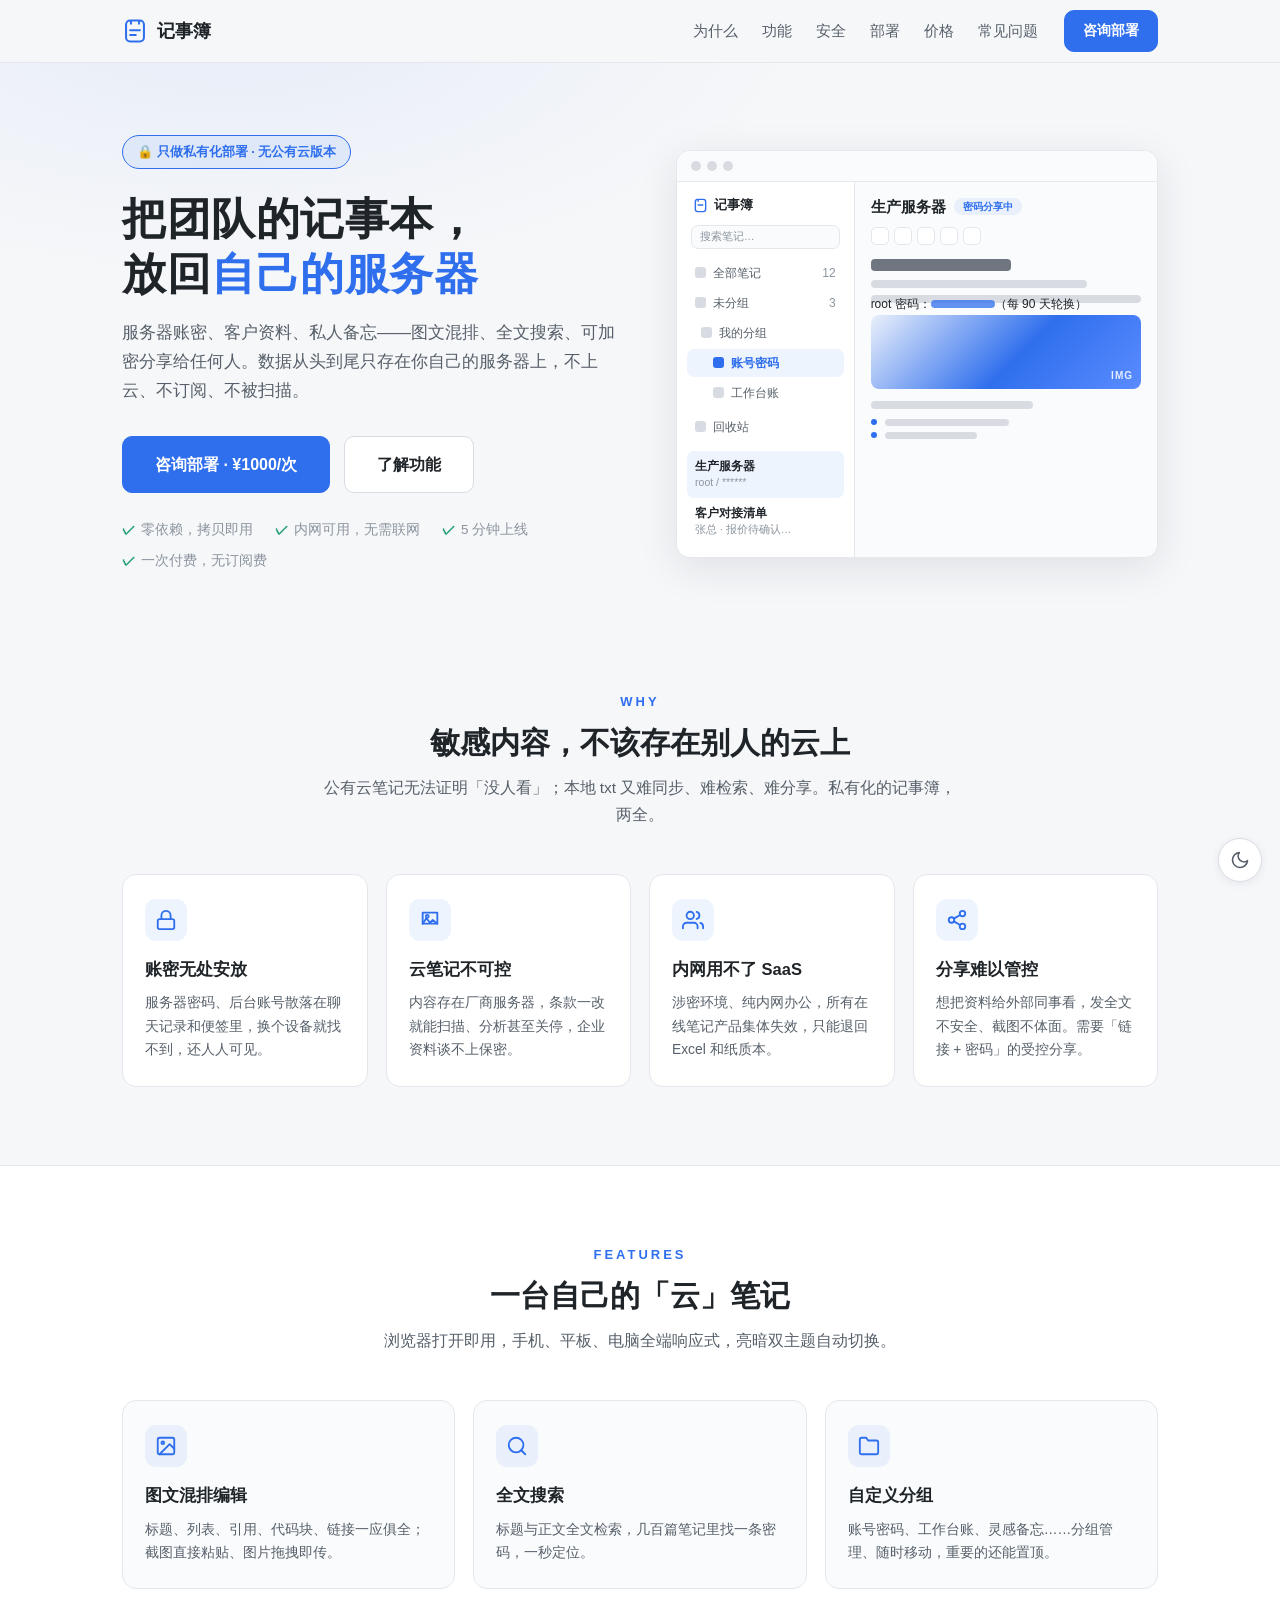
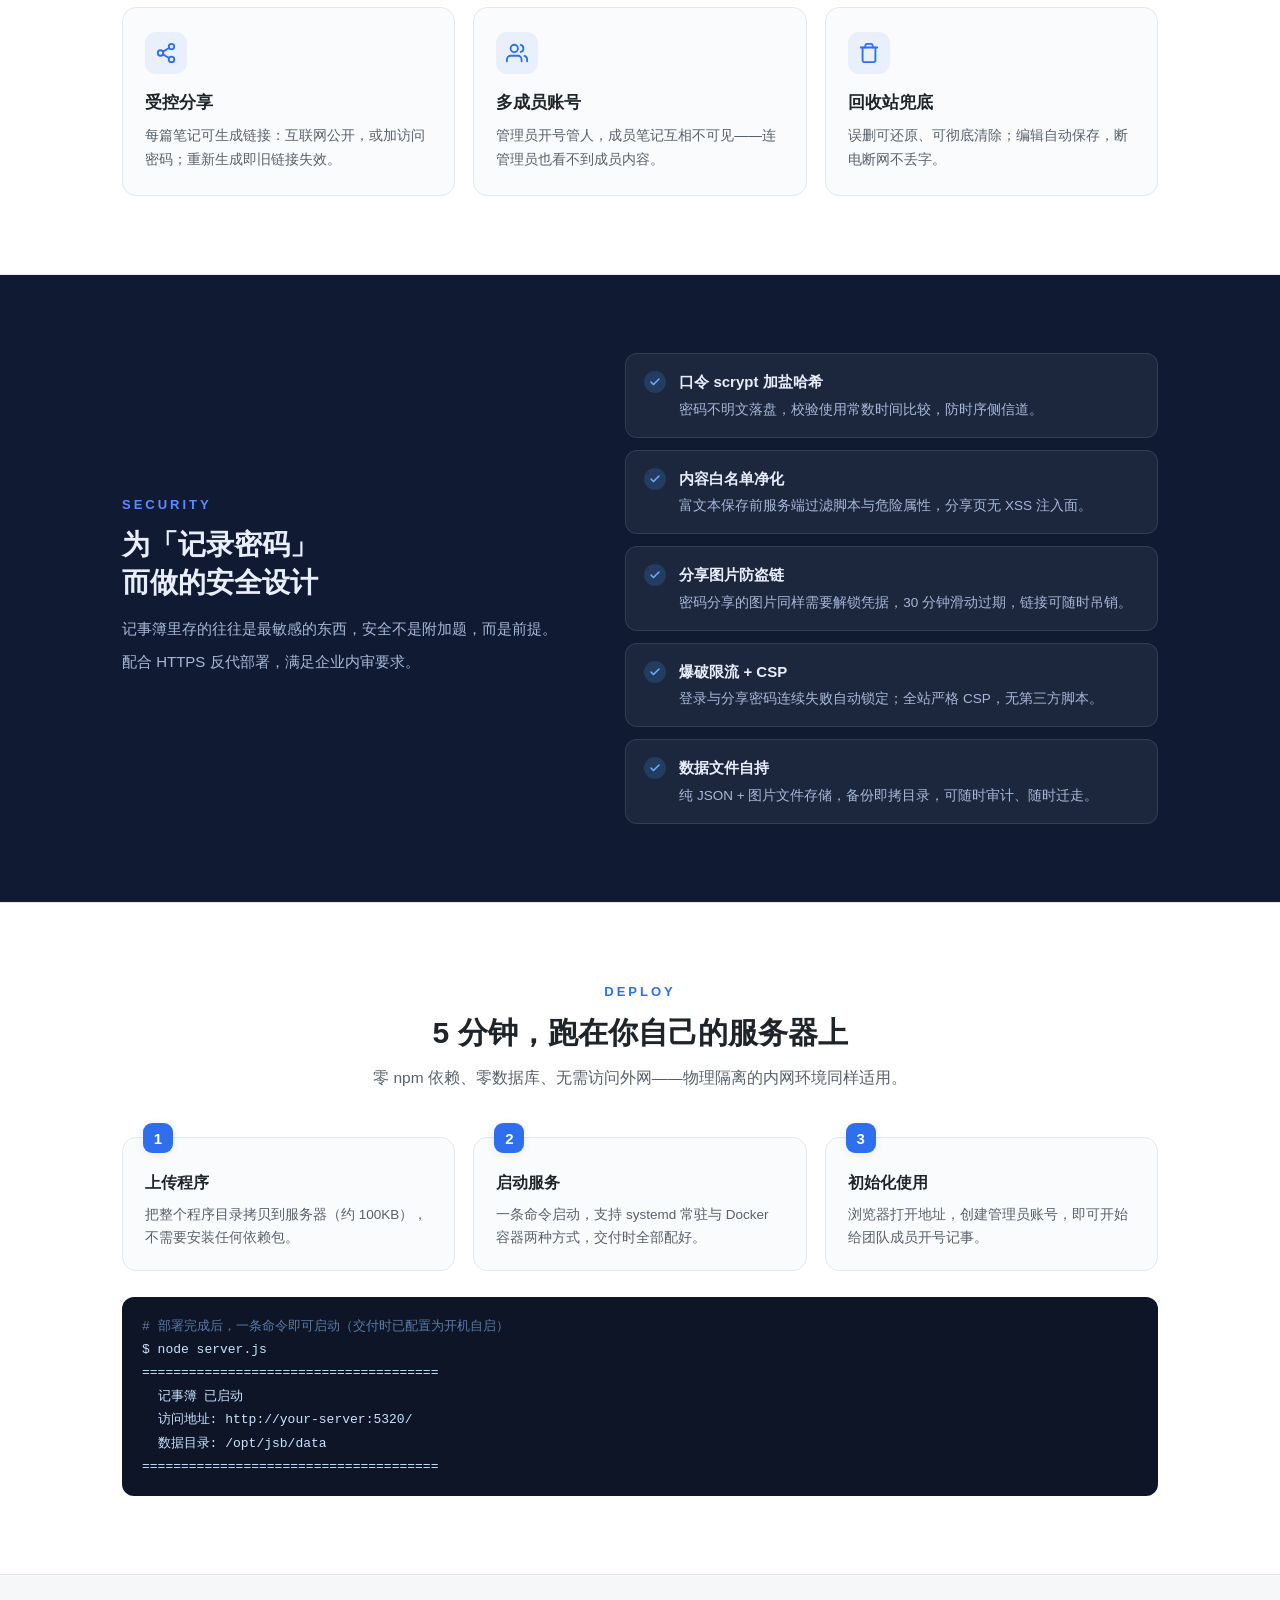
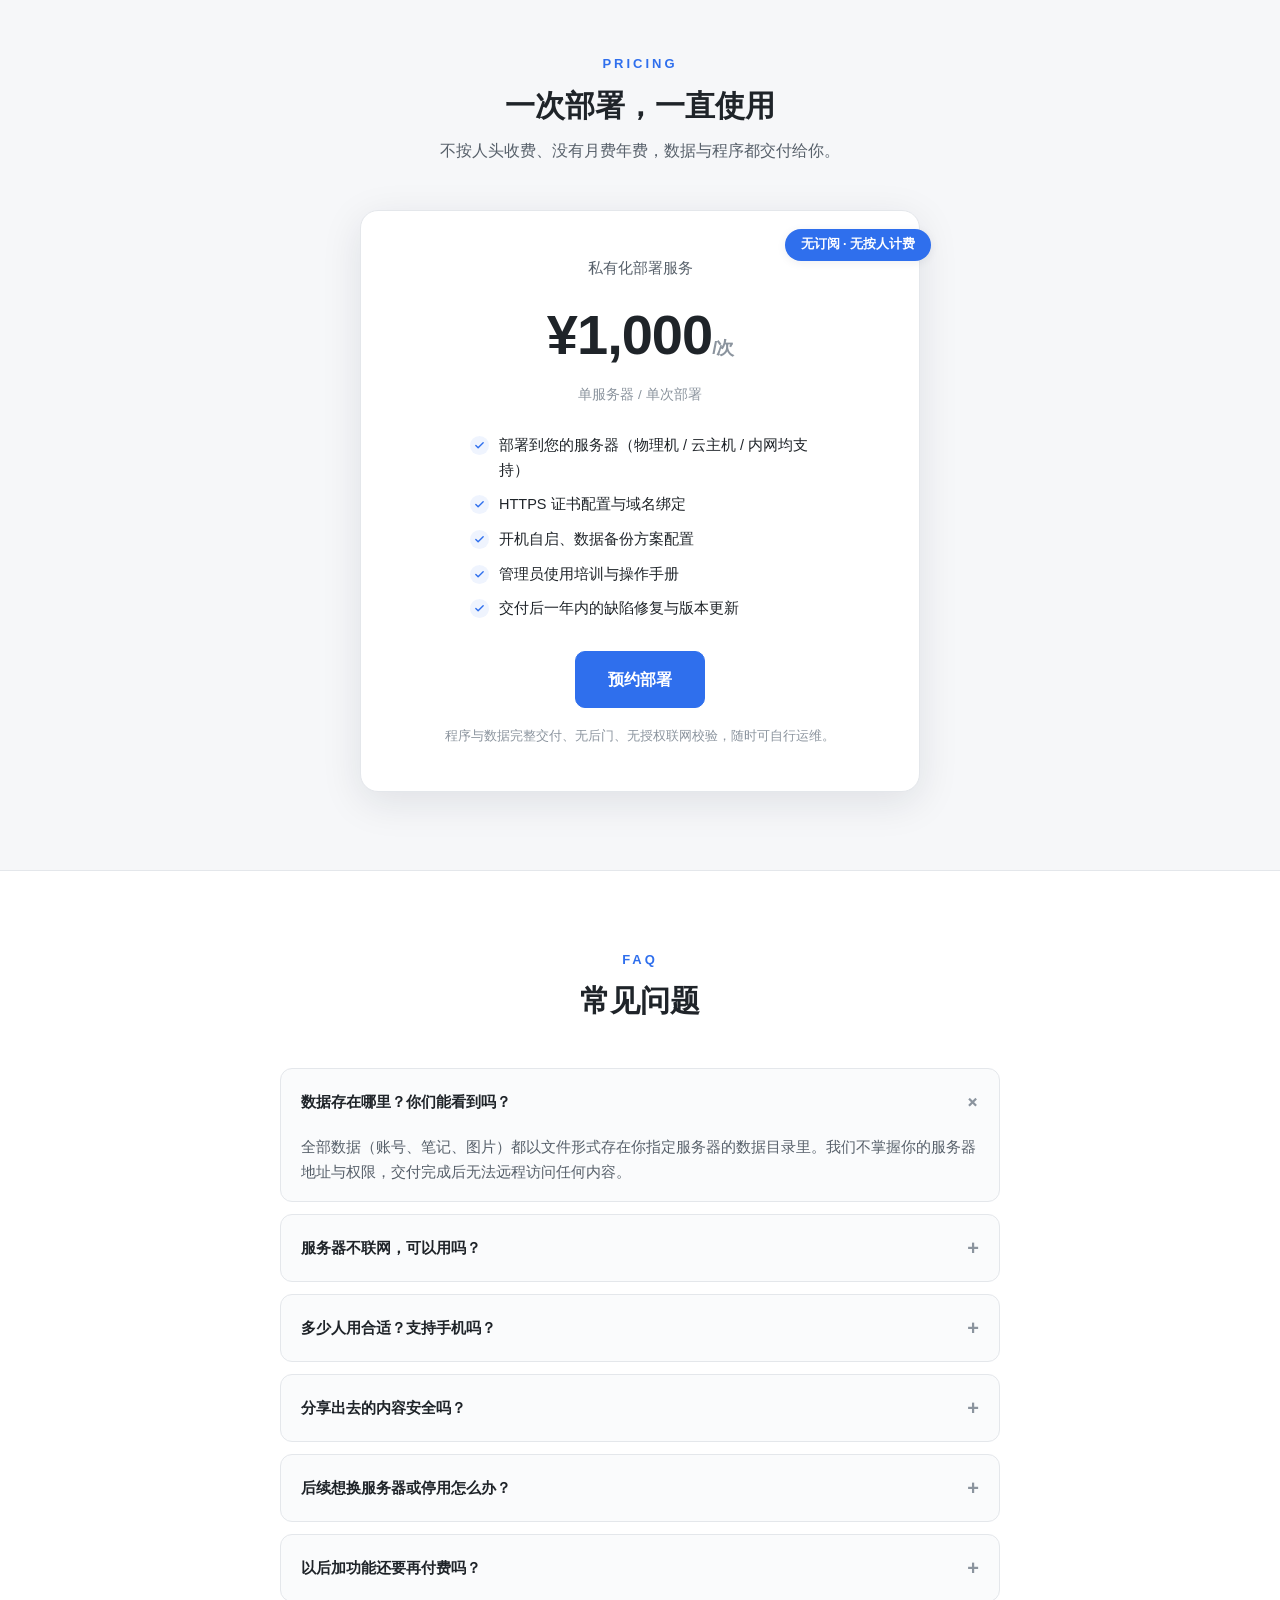
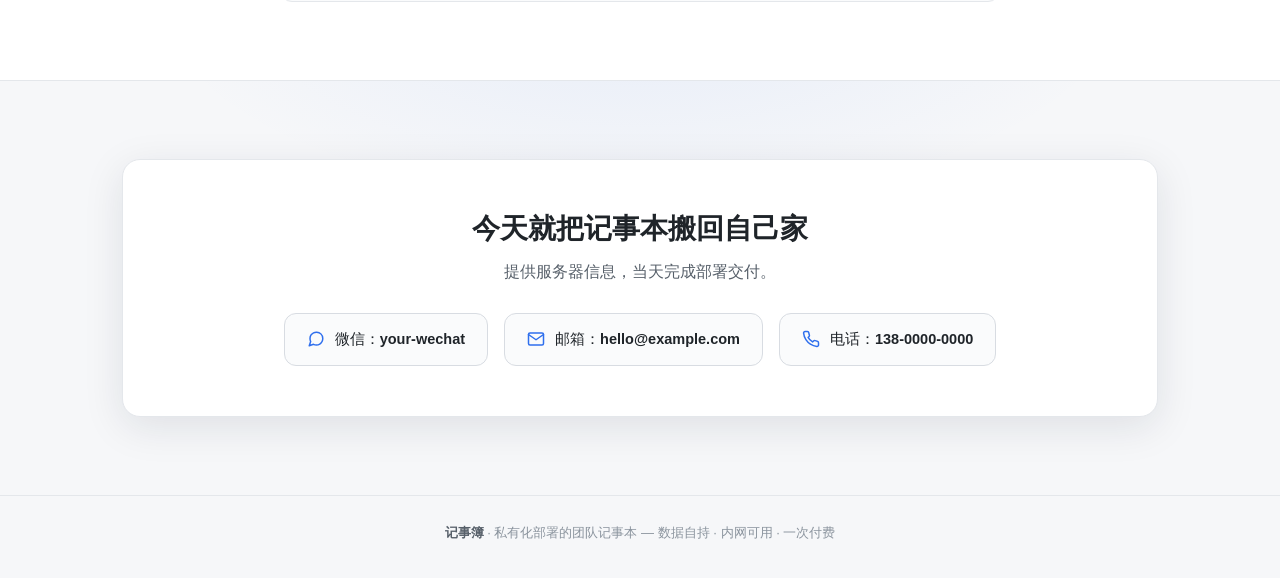
<file: website/index.html>
<!doctype html>
<html lang="zh-CN">
<head>
<meta charset="utf-8">
<meta name="viewport" content="width=device-width, initial-scale=1, viewport-fit=cover">
<meta name="description" content="记事簿——私有化部署的团队记事本。记录服务器账密、客户资料与私人备忘，图文混排、加密分享，数据只存在你自己的服务器上。">
<title>记事簿 · 私有化部署的团队记事本</title>
<link rel="icon" type="image/svg+xml" href="favicon.svg">
<style>
/* ============================================================
   记事簿 推广官网 —— 单文件、零外部依赖，可部署到任意静态空间
   联系方式请搜索「CONTACT-HERE」替换为自己的信息
   ============================================================ */
:root {
  --bg: #f6f7f9;
  --panel: #ffffff;
  --panel-2: #fafbfc;
  --text: #1f2429;
  --text-2: #57606a;
  --text-3: #8b949e;
  --border: #e4e7eb;
  --border-2: #d8dce2;
  --accent: #2f6fed;
  --accent-2: #5b8cff;
  --accent-weak: rgba(47,111,237,.08);
  --danger: #d93026;
  --ok: #1a9a6c;
  --warn: #b58a1a;
  --shadow: 0 10px 40px rgba(20,30,50,.10);
  --shadow-sm: 0 2px 10px rgba(20,30,50,.07);
  --radius: 14px;
  --font: -apple-system,BlinkMacSystemFont,"PingFang SC","Hiragino Sans GB","Microsoft YaHei","Segoe UI",Roboto,Helvetica,Arial,sans-serif;
}
/* 暗色变量 —— 两处保持一致：自动跟随系统（无 data-theme 时）/ 手动切换覆盖 */
@media (prefers-color-scheme: dark) {
  :root:not([data-theme]) {
    --bg:#131417; --panel:#1d1f23; --panel-2:#191b1f;
    --text:#e6e8eb; --text-2:#aab2bc; --text-3:#7d8794;
    --border:#2b2f36; --border-2:#383d45;
    --accent:#5b8cff; --accent-2:#7ba4ff; --accent-weak:rgba(91,140,255,.12);
    --shadow:0 10px 40px rgba(0,0,0,.5); --shadow-sm:0 2px 10px rgba(0,0,0,.4);
  }
}
:root[data-theme="dark"] {
  --bg:#131417; --panel:#1d1f23; --panel-2:#191b1f;
  --text:#e6e8eb; --text-2:#aab2bc; --text-3:#7d8794;
  --border:#2b2f36; --border-2:#383d45;
  --accent:#5b8cff; --accent-2:#7ba4ff; --accent-weak:rgba(91,140,255,.12);
  --shadow:0 10px 40px rgba(0,0,0,.5); --shadow-sm:0 2px 10px rgba(0,0,0,.4);
}
/* 主题切换悬浮按钮 */
.theme-fab {
  position:fixed; right:18px; bottom:18px; z-index:90;
  width:44px; height:44px; border-radius:50%;
  border:1px solid var(--border-2); background:var(--panel); color:var(--text-2);
  cursor:pointer; display:flex; align-items:center; justify-content:center;
  box-shadow:var(--shadow-sm); transition:color .15s,border-color .15s;
}
.theme-fab:hover { color:var(--accent); border-color:var(--accent); }
.theme-fab svg { width:20px; height:20px; }
* { box-sizing:border-box; margin:0; padding:0; }
html { scroll-behavior:smooth; }
body { font-family:var(--font); background:var(--bg); color:var(--text); font-size:16px; line-height:1.7; -webkit-font-smoothing:antialiased; }
a { color:inherit; text-decoration:none; }
img,svg { vertical-align:middle; }
.wrap { max-width:1080px; margin:0 auto; padding:0 22px; }

/* ---------- 按钮 ---------- */
.btn {
  display:inline-flex; align-items:center; justify-content:center; gap:8px;
  padding:11px 26px; border-radius:10px; font-size:15px; font-weight:600;
  border:1px solid var(--border-2); background:var(--panel); cursor:pointer;
  transition:background .15s,border-color .15s,transform .15s;
}
.btn:hover { background:var(--panel-2); border-color:var(--accent); color:var(--accent); }
.btn-primary { background:var(--accent); border-color:var(--accent); color:#fff; }
.btn-primary:hover { background:var(--accent-2); border-color:var(--accent-2); color:#fff; }
.btn-lg { padding:14px 32px; font-size:16px; }
.btn-sm { padding:8px 18px; font-size:14px; }

/* ---------- 顶部导航 ---------- */
.topbar { position:sticky; top:0; z-index:50; background:color-mix(in srgb, var(--bg) 82%, transparent); backdrop-filter:blur(12px); -webkit-backdrop-filter:blur(12px); border-bottom:1px solid var(--border); }
@supports not (background: color-mix(in srgb, red 50%, blue)) { .topbar { background:var(--bg); } }
.topbar-in { display:flex; align-items:center; gap:26px; height:62px; }
.logo { display:flex; align-items:center; gap:9px; font-size:18px; font-weight:800; }
.logo svg { width:26px; height:26px; }
.top-nav { display:flex; gap:24px; font-size:14.5px; color:var(--text-2); margin-left:auto; }
.top-nav a:hover { color:var(--accent); }
.menu-btn { display:none; margin-left:auto; width:38px; height:38px; border-radius:9px; border:1px solid var(--border); background:var(--panel); color:var(--text-2); font-size:18px; cursor:pointer; }

/* ---------- Hero ---------- */
.hero { padding:72px 0 40px; background:radial-gradient(900px 420px at 18% -10%, var(--accent-weak), transparent 65%), var(--bg); }
.hero-in { display:flex; align-items:center; gap:48px; }
.hero-copy { flex:1.05; min-width:0; }
.pill {
  display:inline-flex; align-items:center; gap:7px;
  font-size:13px; font-weight:600; color:var(--accent);
  background:var(--accent-weak); border:1px solid var(--accent);
  border-radius:999px; padding:5px 14px; margin-bottom:22px;
}
.hero h1 { font-size:44px; line-height:1.25; letter-spacing:.5px; margin-bottom:18px; }
.hero h1 em { font-style:normal; color:var(--accent); }
.lead { font-size:17px; color:var(--text-2); max-width:34em; margin-bottom:30px; }
.hero-cta { display:flex; gap:14px; flex-wrap:wrap; margin-bottom:26px; }
.hero-points { list-style:none; display:flex; flex-wrap:wrap; gap:8px 22px; font-size:13.5px; color:var(--text-3); }
.hero-points b { color:var(--ok); font-weight:600; margin-right:5px; }

/* ---------- Hero 产品模拟图 ---------- */
.hero-mock { flex:1; min-width:0; }
.mock {
  background:var(--panel); border:1px solid var(--border); border-radius:var(--radius);
  box-shadow:var(--shadow); overflow:hidden; font-size:12px; line-height:1.5;
}
.mock-bar { display:flex; align-items:center; gap:6px; padding:10px 14px; border-bottom:1px solid var(--border); background:var(--panel-2); }
.dot { width:10px; height:10px; border-radius:50%; background:var(--border-2); }
.mock-body { display:flex; min-height:330px; }
.mock-side { width:37%; flex:none; border-right:1px solid var(--border); padding:12px 10px; background:var(--panel); }
.m-brand { display:flex; align-items:center; gap:6px; font-weight:700; font-size:12.5px; padding:2px 6px 10px; }
.m-brand svg { width:15px; height:15px; }
.m-search { height:24px; border-radius:7px; background:var(--panel-2); border:1px solid var(--border); margin:0 4px 10px; position:relative; }
.m-search::after { content:"搜索笔记…"; position:absolute; left:8px; top:50%; transform:translateY(-50%); color:var(--text-3); font-size:10.5px; }
.m-nav { display:flex; flex-direction:column; gap:2px; }
.m-item { display:flex; gap:7px; align-items:center; padding:5px 8px; border-radius:7px; color:var(--text-2); }
.m-item.on { background:var(--accent-weak); color:var(--accent); font-weight:600; }
.m-ico { width:11px; height:11px; border-radius:3px; background:var(--border-2); flex:none; }
.m-item.on .m-ico { background:var(--accent); }
.m-sub { padding-left:14px; }
.m-note { padding:7px 8px; border-radius:7px; }
.m-note.on { background:var(--accent-weak); }
.m-nt { font-weight:600; font-size:11.5px; }
.m-ns { color:var(--text-3); font-size:10.5px; white-space:nowrap; overflow:hidden; text-overflow:ellipsis; }
.mock-main { flex:1; padding:14px 16px; min-width:0; background:var(--panel-2); }
.m-title { font-size:15px; font-weight:800; margin-bottom:8px; }
.m-tools { display:flex; gap:5px; margin-bottom:14px; }
.m-tools i { width:18px; height:18px; border-radius:5px; background:var(--panel); border:1px solid var(--border); }
.m-h2 { width:52%; height:12px; border-radius:4px; background:var(--text-2); opacity:.85; margin:10px 0 9px; }
.m-line { height:8px; border-radius:4px; background:var(--border-2); margin:7px 0; }
.m-line.w80 { width:80%; } .m-line.w60 { width:60%; }
.m-bold { display:inline-block; width:64px; height:8px; border-radius:4px; background:var(--accent); opacity:.75; }
.m-img {
  height:74px; border-radius:8px; margin:12px 0;
  background:linear-gradient(135deg, var(--accent-weak), var(--accent) 55%, var(--accent-2));
  position:relative;
}
.m-img::after { content:"IMG"; position:absolute; right:8px; bottom:6px; color:rgba(255,255,255,.85); font-size:10px; font-weight:700; letter-spacing:1px; }
.m-list { display:flex; flex-direction:column; gap:6px; margin-top:10px; }
.m-list div { display:flex; gap:8px; align-items:center; color:var(--text-2); }
.m-list i { width:6px; height:6px; border-radius:50%; background:var(--accent); flex:none; }
.m-list span { height:7px; border-radius:4px; background:var(--border-2); display:inline-block; }
.m-badge { display:inline-block; font-size:10px; font-weight:700; color:var(--accent); background:var(--accent-weak); border-radius:999px; padding:1px 9px; margin-left:8px; vertical-align:2px; }

/* ---------- 区块通用 ---------- */
.sec { padding:78px 0; }
.sec.alt { background:var(--panel); border-top:1px solid var(--border); border-bottom:1px solid var(--border); }
.sec-head { text-align:center; max-width:640px; margin:0 auto 46px; }
.sec-kicker { display:block; font-size:13px; font-weight:700; letter-spacing:3px; color:var(--accent); margin-bottom:10px; }
.sec h2 { font-size:30px; line-height:1.35; margin-bottom:12px; }
.sec-head p { color:var(--text-2); font-size:15.5px; }

.grid { display:grid; gap:18px; }
.g2 { grid-template-columns:repeat(2,1fr); }
.g3 { grid-template-columns:repeat(3,1fr); }
.g4 { grid-template-columns:repeat(4,1fr); }
.card {
  background:var(--panel-2); border:1px solid var(--border); border-radius:var(--radius);
  padding:24px 22px; transition:transform .18s, box-shadow .18s, border-color .18s;
}
.sec:not(.alt) .card { background:var(--panel); }
.card:hover { transform:translateY(-3px); box-shadow:var(--shadow-sm); border-color:var(--accent); }
.card .ico {
  width:42px; height:42px; border-radius:11px; margin-bottom:14px;
  display:flex; align-items:center; justify-content:center;
  background:var(--accent-weak); color:var(--accent);
}
.card .ico svg { width:22px; height:22px; }
.card h3 { font-size:16.5px; margin-bottom:8px; }
.card p { font-size:13.8px; color:var(--text-2); }

/* ---------- 安全区 ---------- */
.sec-dark { background:#101b33; color:#e8eefc; }
@media (prefers-color-scheme: dark) { .sec-dark { background:#0e1526; } }
.sec-dark .sec-kicker { color:var(--accent-2); }
.sec-dark .sec-head p { color:#a9b8d8; }
.sec-grid { display:grid; grid-template-columns:1fr 1.15fr; gap:40px; align-items:center; }
.sec-grid h2 { font-size:28px; margin-bottom:14px; }
.sec-grid > div > p { color:#a9b8d8; font-size:15px; margin-bottom:8px; }
.safe-list { list-style:none; display:flex; flex-direction:column; gap:12px; }
.safe-list li {
  display:flex; gap:13px; align-items:flex-start;
  background:rgba(255,255,255,.05); border:1px solid rgba(255,255,255,.10);
  border-radius:12px; padding:15px 18px; font-size:14.5px;
}
.safe-list b { display:block; font-size:15px; margin-bottom:2px; }
.safe-list span { color:#a9b8d8; font-size:13.5px; }
.safe-list .ck { width:22px; height:22px; flex:none; border-radius:50%; margin-top:2px; background:rgba(64,169,255,.18); display:flex; align-items:center; justify-content:center; }
.safe-list .ck svg { width:12px; height:12px; color:#6db2ff; }

/* ---------- 部署步骤 ---------- */
.steps { display:grid; grid-template-columns:repeat(3,1fr); gap:18px; counter-reset:step; }
.step { position:relative; background:var(--panel-2); border:1px solid var(--border); border-radius:var(--radius); padding:24px 22px 20px; }
.sec:not(.alt) .step { background:var(--panel); }
.step::before {
  counter-increment:step; content:counter(step);
  position:absolute; top:-15px; left:20px;
  width:30px; height:30px; border-radius:9px;
  background:var(--accent); color:#fff; font-weight:800; font-size:15px;
  display:flex; align-items:center; justify-content:center;
  box-shadow:var(--shadow-sm);
}
.step h3 { font-size:15.5px; margin:8px 0 7px; }
.step p { font-size:13.5px; color:var(--text-2); }
.code {
  margin-top:26px; background:#0e1526; color:#c9e3ff; border-radius:12px;
  padding:18px 20px; font:13px/1.8 ui-monospace,SFMono-Regular,Menlo,Consolas,monospace;
  overflow-x:auto; white-space:pre;
}
.code .c { color:#5b7ba6; }

/* ---------- 价格 ---------- */
.price-card {
  max-width:560px; margin:0 auto; text-align:center;
  background:var(--panel); border:1px solid var(--border); border-radius:18px;
  padding:44px 36px; box-shadow:var(--shadow); position:relative;
}
.price-tag { font-size:15px; color:var(--text-2); }
.price-num { font-size:56px; font-weight:800; letter-spacing:-1px; margin:6px 0 2px; }
.price-num small { font-size:18px; font-weight:600; color:var(--text-3); }
.price-per { color:var(--text-3); font-size:13.5px; margin-bottom:26px; }
.price-list { list-style:none; text-align:left; max-width:340px; margin:0 auto 30px; display:flex; flex-direction:column; gap:10px; font-size:14.5px; }
.price-list li { display:flex; gap:10px; align-items:flex-start; }
.price-list .ck { width:19px; height:19px; flex:none; margin-top:3px; border-radius:50%; background:var(--accent-weak); display:flex; align-items:center; justify-content:center; }
.price-list .ck svg { width:11px; height:11px; color:var(--accent); }
.price-note { font-size:12.5px; color:var(--text-3); margin-top:18px; }
.price-ribbon {
  position:absolute; top:18px; right:-12px; background:var(--accent); color:#fff;
  font-size:12.5px; font-weight:700; padding:5px 16px; border-radius:999px; box-shadow:var(--shadow-sm);
}

/* ---------- FAQ ---------- */
.faq { max-width:720px; margin:0 auto; display:flex; flex-direction:column; gap:12px; }
.faq details { background:var(--panel-2); border:1px solid var(--border); border-radius:12px; overflow:hidden; }
.sec:not(.alt) .faq details { background:var(--panel); }
.faq summary {
  cursor:pointer; padding:16px 20px; font-weight:600; font-size:15px; list-style:none;
  display:flex; justify-content:space-between; align-items:center; gap:12px;
}
.faq summary::-webkit-details-marker { display:none; }
.faq summary::after { content:"+"; font-size:20px; color:var(--text-3); transition:transform .2s; flex:none; }
.faq details[open] summary::after { transform:rotate(45deg); }
.faq .a { padding:0 20px 17px; color:var(--text-2); font-size:14.5px; }

/* ---------- 联系 CTA ---------- */
.cta-sec { background:radial-gradient(700px 300px at 50% -20%, var(--accent-weak), transparent 70%), var(--bg); }
.cta-box {
  text-align:center; background:var(--panel); border:1px solid var(--border);
  border-radius:18px; padding:50px 30px; box-shadow:var(--shadow);
}
.cta-box h2 { font-size:28px; margin-bottom:10px; }
.cta-box > p { color:var(--text-2); margin-bottom:28px; }
.contact-row { display:flex; gap:16px; justify-content:center; flex-wrap:wrap; }
.contact-item {
  display:flex; align-items:center; gap:10px;
  border:1px solid var(--border-2); border-radius:12px; padding:13px 22px;
  font-size:14.5px; background:var(--panel-2);
}
.contact-item svg { width:18px; height:18px; color:var(--accent); }
.contact-item b { font-weight:700; }

/* ---------- 页脚 ---------- */
footer { border-top:1px solid var(--border); padding:26px 0 34px; color:var(--text-3); font-size:13px; text-align:center; }
footer b { color:var(--text-2); }

/* ---------- 响应式 ---------- */
@media (max-width: 920px) {
  .hero-in { flex-direction:column; gap:36px; }
  .hero-copy { text-align:center; }
  .hero-cta { justify-content:center; }
  .hero-points { justify-content:center; }
  .hero h1 { font-size:34px; }
  .sec-grid { grid-template-columns:1fr; }
  .g4 { grid-template-columns:repeat(2,1fr); }
  .g3 { grid-template-columns:repeat(2,1fr); }
  .steps { grid-template-columns:1fr; }
}
@media (max-width: 640px) {
  .top-nav { display:none; position:absolute; top:62px; left:0; right:0; background:var(--panel); border-bottom:1px solid var(--border); flex-direction:column; gap:0; padding:8px 18px 14px; }
  .top-nav.open { display:flex; }
  .top-nav a { padding:11px 2px; border-bottom:1px solid var(--border); }
  .menu-btn { display:inline-flex; align-items:center; justify-content:center; }
  .topbar .btn { display:none; }
  .hero { padding:44px 0 30px; }
  .hero h1 { font-size:29px; }
  .g4, .g3, .g2 { grid-template-columns:1fr; }
  .sec { padding:54px 0; }
  .sec h2 { font-size:24px; }
  .price-num { font-size:46px; }
  .mock-side { width:42%; }
}
</style>
</head>
<body id="top">

<!-- ================= 顶部导航 ================= -->
<header class="topbar">
  <div class="wrap topbar-in">
    <a class="logo" href="#top">
      <svg viewBox="0 0 64 64" fill="none"><rect x="10" y="6" width="44" height="52" rx="10" stroke="#2f6fed" stroke-width="5"/><line x1="22" y1="7" x2="22" y2="16" stroke="#2f6fed" stroke-width="5"/><line x1="42" y1="7" x2="42" y2="16" stroke="#2f6fed" stroke-width="5"/><line x1="20" y1="30" x2="44" y2="30" stroke="#2f6fed" stroke-width="5" stroke-linecap="round"/><line x1="20" y1="42" x2="34" y2="42" stroke="#2f6fed" stroke-width="5" stroke-linecap="round"/></svg>
      记事簿
    </a>
    <nav class="top-nav" id="top-nav">
      <a href="#why">为什么</a>
      <a href="#features">功能</a>
      <a href="#security">安全</a>
      <a href="#deploy">部署</a>
      <a href="#price">价格</a>
      <a href="#faq">常见问题</a>
    </nav>
    <a class="btn btn-primary btn-sm" href="#contact">咨询部署</a>
    <button class="menu-btn" id="menu-btn" aria-label="菜单">☰</button>
  </div>
</header>

<!-- ================= Hero ================= -->
<section class="hero">
  <div class="wrap hero-in">
    <div class="hero-copy">
      <span class="pill">🔒 只做私有化部署 · 无公有云版本</span>
      <h1>把团队的记事本，<br>放回<em>自己的服务器</em></h1>
      <p class="lead">服务器账密、客户资料、私人备忘——图文混排、全文搜索、可加密分享给任何人。数据从头到尾只存在你自己的服务器上，不上云、不订阅、不被扫描。</p>
      <div class="hero-cta">
        <a class="btn btn-primary btn-lg" href="#contact">咨询部署 · ¥1000/次</a>
        <a class="btn btn-lg" href="#features">了解功能</a>
      </div>
      <ul class="hero-points">
        <li><b>✓</b>零依赖，拷贝即用</li>
        <li><b>✓</b>内网可用，无需联网</li>
        <li><b>✓</b>5 分钟上线</li>
        <li><b>✓</b>一次付费，无订阅费</li>
      </ul>
    </div>

    <div class="hero-mock">
      <div class="mock">
        <div class="mock-bar"><span class="dot"></span><span class="dot"></span><span class="dot"></span></div>
        <div class="mock-body">
          <div class="mock-side">
            <div class="m-brand"><svg viewBox="0 0 64 64" fill="none"><rect x="10" y="6" width="44" height="52" rx="10" stroke="#2f6fed" stroke-width="6"/><line x1="22" y1="7" x2="22" y2="16" stroke="#2f6fed" stroke-width="6"/><line x1="20" y1="30" x2="44" y2="30" stroke="#2f6fed" stroke-width="6"/></svg>记事簿</div>
            <div class="m-search"></div>
            <div class="m-nav">
              <div class="m-item"><i class="m-ico"></i>全部笔记 <span style="margin-left:auto;color:var(--text-3)">12</span></div>
              <div class="m-item"><i class="m-ico"></i>未分组 <span style="margin-left:auto;color:var(--text-3)">3</span></div>
              <div class="m-item m-sub"><i class="m-ico"></i>我的分组</div>
              <div class="m-item on m-sub" style="padding-left:26px"><i class="m-ico"></i>账号密码</div>
              <div class="m-item m-sub" style="padding-left:26px"><i class="m-ico"></i>工作台账</div>
              <div class="m-item" style="margin-top:4px"><i class="m-ico"></i>回收站</div>
            </div>
            <div style="height:10px"></div>
            <div class="m-note on"><div class="m-nt">生产服务器</div><div class="m-ns">root / ******</div></div>
            <div class="m-note"><div class="m-nt">客户对接清单</div><div class="m-ns">张总 · 报价待确认…</div></div>
          </div>
          <div class="mock-main">
            <div class="m-title">生产服务器<span class="m-badge">密码分享中</span></div>
            <div class="m-tools"><i></i><i></i><i></i><i></i><i></i></div>
            <div class="m-h2"></div>
            <div class="m-line w80"></div>
            <div class="m-line">root 密码：<span class="m-bold"></span>（每 90 天轮换）</div>
            <div class="m-img"></div>
            <div class="m-line w60"></div>
            <div class="m-list">
              <div><i></i><span style="width:46%"></span></div>
              <div><i></i><span style="width:34%"></span></div>
            </div>
          </div>
        </div>
      </div>
    </div>
  </div>
</section>

<!-- ================= 为什么 ================= -->
<section class="sec" id="why">
  <div class="wrap">
    <div class="sec-head">
      <span class="sec-kicker">WHY</span>
      <h2>敏感内容，不该存在别人的云上</h2>
      <p>公有云笔记无法证明「没人看」；本地 txt 又难同步、难检索、难分享。私有化的记事簿，两全。</p>
    </div>
    <div class="grid g4">
      <div class="card">
        <div class="ico"><svg viewBox="0 0 24 24" fill="none" stroke="currentColor" stroke-width="2" stroke-linecap="round" stroke-linejoin="round"><rect x="3" y="11" width="18" height="11" rx="2"/><path d="M7 11V7a5 5 0 0 1 10 0v4"/></svg></div>
        <h3>账密无处安放</h3>
        <p>服务器密码、后台账号散落在聊天记录和便签里，换个设备就找不到，还人人可见。</p>
      </div>
      <div class="card">
        <div class="ico"><svg viewBox="0 0 24 24" fill="none" stroke="currentColor" stroke-width="2" stroke-linecap="round" stroke-linejoin="round"><path d="M4 4h16v12H4z"/><path d="M4 16l4-6 4 5 3-3 5 4"/><circle cx="9" cy="8" r="1.6"/></svg></div>
        <h3>云笔记不可控</h3>
        <p>内容存在厂商服务器，条款一改就能扫描、分析甚至关停，企业资料谈不上保密。</p>
      </div>
      <div class="card">
        <div class="ico"><svg viewBox="0 0 24 24" fill="none" stroke="currentColor" stroke-width="2" stroke-linecap="round" stroke-linejoin="round"><path d="M17 21v-2a4 4 0 0 0-4-4H5a4 4 0 0 0-4 4v2"/><circle cx="9" cy="7" r="4"/><path d="M23 21v-2a4 4 0 0 0-3-3.87"/><path d="M16 3.13a4 4 0 0 1 0 7.75"/></svg></div>
        <h3>内网用不了 SaaS</h3>
        <p>涉密环境、纯内网办公，所有在线笔记产品集体失效，只能退回 Excel 和纸质本。</p>
      </div>
      <div class="card">
        <div class="ico"><svg viewBox="0 0 24 24" fill="none" stroke="currentColor" stroke-width="2" stroke-linecap="round" stroke-linejoin="round"><circle cx="18" cy="5" r="3"/><circle cx="6" cy="12" r="3"/><circle cx="18" cy="19" r="3"/><line x1="8.6" y1="13.5" x2="15.4" y2="17.5"/><line x1="15.4" y1="6.5" x2="8.6" y2="10.5"/></svg></div>
        <h3>分享难以管控</h3>
        <p>想把资料给外部同事看，发全文不安全、截图不体面。需要「链接 + 密码」的受控分享。</p>
      </div>
    </div>
  </div>
</section>

<!-- ================= 功能 ================= -->
<section class="sec alt" id="features">
  <div class="wrap">
    <div class="sec-head">
      <span class="sec-kicker">FEATURES</span>
      <h2>一台自己的「云」笔记</h2>
      <p>浏览器打开即用，手机、平板、电脑全端响应式，亮暗双主题自动切换。</p>
    </div>
    <div class="grid g3">
      <div class="card">
        <div class="ico"><svg viewBox="0 0 24 24" fill="none" stroke="currentColor" stroke-width="2" stroke-linecap="round" stroke-linejoin="round"><rect x="3" y="3" width="18" height="18" rx="2"/><circle cx="8.5" cy="8.5" r="1.5"/><path d="M21 15l-5-5L5 21"/></svg></div>
        <h3>图文混排编辑</h3>
        <p>标题、列表、引用、代码块、链接一应俱全；截图直接粘贴、图片拖拽即传。</p>
      </div>
      <div class="card">
        <div class="ico"><svg viewBox="0 0 24 24" fill="none" stroke="currentColor" stroke-width="2" stroke-linecap="round" stroke-linejoin="round"><circle cx="11" cy="11" r="8"/><line x1="21" y1="21" x2="16.65" y2="16.65"/></svg></div>
        <h3>全文搜索</h3>
        <p>标题与正文全文检索，几百篇笔记里找一条密码，一秒定位。</p>
      </div>
      <div class="card">
        <div class="ico"><svg viewBox="0 0 24 24" fill="none" stroke="currentColor" stroke-width="2" stroke-linecap="round" stroke-linejoin="round"><path d="M22 19a2 2 0 0 1-2 2H4a2 2 0 0 1-2-2V5a2 2 0 0 1 2-2h5l2 3h9a2 2 0 0 1 2 2z"/></svg></div>
        <h3>自定义分组</h3>
        <p>账号密码、工作台账、灵感备忘……分组管理、随时移动，重要的还能置顶。</p>
      </div>
      <div class="card">
        <div class="ico"><svg viewBox="0 0 24 24" fill="none" stroke="currentColor" stroke-width="2" stroke-linecap="round" stroke-linejoin="round"><circle cx="18" cy="5" r="3"/><circle cx="6" cy="12" r="3"/><circle cx="18" cy="19" r="3"/><line x1="8.6" y1="13.5" x2="15.4" y2="17.5"/><line x1="15.4" y1="6.5" x2="8.6" y2="10.5"/></svg></div>
        <h3>受控分享</h3>
        <p>每篇笔记可生成链接：互联网公开，或加访问密码；重新生成即旧链接失效。</p>
      </div>
      <div class="card">
        <div class="ico"><svg viewBox="0 0 24 24" fill="none" stroke="currentColor" stroke-width="2" stroke-linecap="round" stroke-linejoin="round"><path d="M17 21v-2a4 4 0 0 0-4-4H5a4 4 0 0 0-4 4v2"/><circle cx="9" cy="7" r="4"/><path d="M23 21v-2a4 4 0 0 0-3-3.87"/><path d="M16 3.13a4 4 0 0 1 0 7.75"/></svg></div>
        <h3>多成员账号</h3>
        <p>管理员开号管人，成员笔记互相不可见——连管理员也看不到成员内容。</p>
      </div>
      <div class="card">
        <div class="ico"><svg viewBox="0 0 24 24" fill="none" stroke="currentColor" stroke-width="2" stroke-linecap="round" stroke-linejoin="round"><polyline points="3 6 5 6 21 6"/><path d="M19 6v14a2 2 0 0 1-2 2H7a2 2 0 0 1-2-2V6m3 0V4a2 2 0 0 1 2-2h4a2 2 0 0 1 2 2v2"/></svg></div>
        <h3>回收站兜底</h3>
        <p>误删可还原、可彻底清除；编辑自动保存，断电断网不丢字。</p>
      </div>
    </div>
  </div>
</section>

<!-- ================= 安全 ================= -->
<section class="sec sec-dark" id="security">
  <div class="wrap">
    <div class="sec-grid">
      <div>
        <span class="sec-kicker">SECURITY</span>
        <h2>为「记录密码」<br>而做的安全设计</h2>
        <p>记事簿里存的往往是最敏感的东西，安全不是附加题，而是前提。</p>
        <p>配合 HTTPS 反代部署，满足企业内审要求。</p>
      </div>
      <ul class="safe-list">
        <li><span class="ck"><svg viewBox="0 0 24 24" fill="none" stroke="currentColor" stroke-width="3" stroke-linecap="round" stroke-linejoin="round"><polyline points="20 6 9 17 4 12"/></svg></span><div><b>口令 scrypt 加盐哈希</b><span>密码不明文落盘，校验使用常数时间比较，防时序侧信道。</span></div></li>
        <li><span class="ck"><svg viewBox="0 0 24 24" fill="none" stroke="currentColor" stroke-width="3" stroke-linecap="round" stroke-linejoin="round"><polyline points="20 6 9 17 4 12"/></svg></span><div><b>内容白名单净化</b><span>富文本保存前服务端过滤脚本与危险属性，分享页无 XSS 注入面。</span></div></li>
        <li><span class="ck"><svg viewBox="0 0 24 24" fill="none" stroke="currentColor" stroke-width="3" stroke-linecap="round" stroke-linejoin="round"><polyline points="20 6 9 17 4 12"/></svg></span><div><b>分享图片防盗链</b><span>密码分享的图片同样需要解锁凭据，30 分钟滑动过期，链接可随时吊销。</span></div></li>
        <li><span class="ck"><svg viewBox="0 0 24 24" fill="none" stroke="currentColor" stroke-width="3" stroke-linecap="round" stroke-linejoin="round"><polyline points="20 6 9 17 4 12"/></svg></span><div><b>爆破限流 + CSP</b><span>登录与分享密码连续失败自动锁定；全站严格 CSP，无第三方脚本。</span></div></li>
        <li><span class="ck"><svg viewBox="0 0 24 24" fill="none" stroke="currentColor" stroke-width="3" stroke-linecap="round" stroke-linejoin="round"><polyline points="20 6 9 17 4 12"/></svg></span><div><b>数据文件自持</b><span>纯 JSON + 图片文件存储，备份即拷目录，可随时审计、随时迁走。</span></div></li>
      </ul>
    </div>
  </div>
</section>

<!-- ================= 部署 ================= -->
<section class="sec alt" id="deploy">
  <div class="wrap">
    <div class="sec-head">
      <span class="sec-kicker">DEPLOY</span>
      <h2>5 分钟，跑在你自己的服务器上</h2>
      <p>零 npm 依赖、零数据库、无需访问外网——物理隔离的内网环境同样适用。</p>
    </div>
    <div class="steps">
      <div class="step"><h3>上传程序</h3><p>把整个程序目录拷贝到服务器（约 100KB），不需要安装任何依赖包。</p></div>
      <div class="step"><h3>启动服务</h3><p>一条命令启动，支持 systemd 常驻与 Docker 容器两种方式，交付时全部配好。</p></div>
      <div class="step"><h3>初始化使用</h3><p>浏览器打开地址，创建管理员账号，即可开始给团队成员开号记事。</p></div>
    </div>
    <div class="code"><span class="c"># 部署完成后，一条命令即可启动（交付时已配置为开机自启）</span>
$ node server.js
======================================
  记事簿 已启动
  访问地址: http://your-server:5320/
  数据目录: /opt/jsb/data
======================================</div>
  </div>
</section>

<!-- ================= 价格 ================= -->
<section class="sec" id="price">
  <div class="wrap">
    <div class="sec-head">
      <span class="sec-kicker">PRICING</span>
      <h2>一次部署，一直使用</h2>
      <p>不按人头收费、没有月费年费，数据与程序都交付给你。</p>
    </div>
    <div class="price-card">
      <span class="price-ribbon">无订阅 · 无按人计费</span>
      <div class="price-tag">私有化部署服务</div>
      <div class="price-num">¥1,000<small>/次</small></div>
      <div class="price-per">单服务器 / 单次部署</div>
      <ul class="price-list">
        <li><span class="ck"><svg viewBox="0 0 24 24" fill="none" stroke="currentColor" stroke-width="3" stroke-linecap="round" stroke-linejoin="round"><polyline points="20 6 9 17 4 12"/></svg></span>部署到您的服务器（物理机 / 云主机 / 内网均支持）</li>
        <li><span class="ck"><svg viewBox="0 0 24 24" fill="none" stroke="currentColor" stroke-width="3" stroke-linecap="round" stroke-linejoin="round"><polyline points="20 6 9 17 4 12"/></svg></span>HTTPS 证书配置与域名绑定</li>
        <li><span class="ck"><svg viewBox="0 0 24 24" fill="none" stroke="currentColor" stroke-width="3" stroke-linecap="round" stroke-linejoin="round"><polyline points="20 6 9 17 4 12"/></svg></span>开机自启、数据备份方案配置</li>
        <li><span class="ck"><svg viewBox="0 0 24 24" fill="none" stroke="currentColor" stroke-width="3" stroke-linecap="round" stroke-linejoin="round"><polyline points="20 6 9 17 4 12"/></svg></span>管理员使用培训与操作手册</li>
        <li><span class="ck"><svg viewBox="0 0 24 24" fill="none" stroke="currentColor" stroke-width="3" stroke-linecap="round" stroke-linejoin="round"><polyline points="20 6 9 17 4 12"/></svg></span>交付后一年内的缺陷修复与版本更新</li>
      </ul>
      <a class="btn btn-primary btn-lg" href="#contact">预约部署</a>
      <div class="price-note">程序与数据完整交付、无后门、无授权联网校验，随时可自行运维。</div>
    </div>
  </div>
</section>

<!-- ================= FAQ ================= -->
<section class="sec alt" id="faq">
  <div class="wrap">
    <div class="sec-head">
      <span class="sec-kicker">FAQ</span>
      <h2>常见问题</h2>
    </div>
    <div class="faq">
      <details open>
        <summary>数据存在哪里？你们能看到吗？</summary>
        <div class="a">全部数据（账号、笔记、图片）都以文件形式存在你指定服务器的数据目录里。我们不掌握你的服务器地址与权限，交付完成后无法远程访问任何内容。</div>
      </details>
      <details>
        <summary>服务器不联网，可以用吗？</summary>
        <div class="a">可以。程序零外部依赖、前端无任何 CDN 引用，纯内网环境安装与使用都不需要访问互联网。</div>
      </details>
      <details>
        <summary>多少人用合适？支持手机吗？</summary>
        <div class="a">面向团队与部门级使用，几十名成员、上万篇笔记毫无压力。手机、平板浏览器直接访问，界面自动适配。</div>
      </details>
      <details>
        <summary>分享出去的内容安全吗？</summary>
        <div class="a">分享支持「互联网公开」和「密码保护」两种模式；密码保护下连图片都需要解锁凭据才能加载。随时可关闭分享或重新生成链接，旧链接立即失效。</div>
      </details>
      <details>
        <summary>后续想换服务器或停用怎么办？</summary>
        <div class="a">数据就是普通文件目录，停服拷走即完成迁移；不玩了，删掉目录即彻底清除，无任何残留。</div>
      </details>
      <details>
        <summary>以后加功能还要再付费吗？</summary>
        <div class="a">部署费已包含一年内的缺陷修复与版本更新；新增大功能（如端到端加密、历史版本）按需单独评估，旧版本持续可用、不强制升级。</div>
      </details>
    </div>
  </div>
</section>

<!-- ================= 联系 CTA ================= -->
<section class="sec cta-sec" id="contact">
  <div class="wrap">
    <div class="cta-box">
      <h2>今天就把记事本搬回自己家</h2>
      <p>提供服务器信息，当天完成部署交付。</p>
      <!-- CONTACT-HERE：把下面的联系方式替换为你自己的 -->
      <div class="contact-row">
        <div class="contact-item">
          <svg viewBox="0 0 24 24" fill="none" stroke="currentColor" stroke-width="2" stroke-linecap="round" stroke-linejoin="round"><path d="M21 11.5a8.38 8.38 0 0 1-.9 3.8 8.5 8.5 0 0 1-7.6 4.7 8.38 8.38 0 0 1-3.8-.9L3 21l1.9-5.7a8.38 8.38 0 0 1-.9-3.8 8.5 8.5 0 0 1 4.7-7.6 8.38 8.38 0 0 1 3.8-.9h.5a8.48 8.48 0 0 1 8 8v.5z"/></svg>
          <span>微信：<b>your-wechat</b></span>
        </div>
        <div class="contact-item">
          <svg viewBox="0 0 24 24" fill="none" stroke="currentColor" stroke-width="2" stroke-linecap="round" stroke-linejoin="round"><path d="M4 4h16c1.1 0 2 .9 2 2v12c0 1.1-.9 2-2 2H4c-1.1 0-2-.9-2-2V6c0-1.1.9-2 2-2z"/><polyline points="22,6 12,13 2,6"/></svg>
          <span>邮箱：<b>hello@example.com</b></span>
        </div>
        <div class="contact-item">
          <svg viewBox="0 0 24 24" fill="none" stroke="currentColor" stroke-width="2" stroke-linecap="round" stroke-linejoin="round"><path d="M22 16.92v3a2 2 0 0 1-2.18 2 19.79 19.79 0 0 1-8.63-3.07 19.5 19.5 0 0 1-6-6 19.79 19.79 0 0 1-3.07-8.67A2 2 0 0 1 4.11 2h3a2 2 0 0 1 2 1.72 12.84 12.84 0 0 0 .7 2.81 2 2 0 0 1-.45 2.11L8.09 9.91a16 16 0 0 0 6 6l1.27-1.27a2 2 0 0 1 2.11-.45 12.84 12.84 0 0 0 2.81.7A2 2 0 0 1 22 16.92z"/></svg>
          <span>电话：<b>138-0000-0000</b></span>
        </div>
      </div>
    </div>
  </div>
</section>

<footer>
  <div class="wrap">
    <p><b>记事簿</b> · 私有化部署的团队记事本 — 数据自持 · 内网可用 · 一次付费</p>
  </div>
</footer>

<button class="theme-fab theme-btn" type="button" title="切换主题" aria-label="切换主题"></button>

<script>
// 移动端菜单开关
document.getElementById('menu-btn').addEventListener('click', function () {
  document.getElementById('top-nav').classList.toggle('open');
});

// 主题切换：未手动切换时跟随系统，切换后记忆偏好
(function () {
  var KEY = 'jsb_theme';
  var SUN = '<svg viewBox="0 0 24 24" fill="none" stroke="currentColor" stroke-width="2" stroke-linecap="round"><circle cx="12" cy="12" r="4"/><path d="M12 2v2M12 20v2M4.93 4.93l1.41 1.41M17.66 17.66l1.41 1.41M2 12h2M20 12h2M4.93 19.07l1.41-1.41M17.66 6.34l1.41-1.41"/></svg>';
  var MOON = '<svg viewBox="0 0 24 24" fill="none" stroke="currentColor" stroke-width="2" stroke-linecap="round" stroke-linejoin="round"><path d="M21 12.79A9 9 0 1 1 11.21 3 7 7 0 0 0 21 12.79z"/></svg>';
  function stored() { try { return localStorage.getItem(KEY); } catch (e) { return null; } }
  function dark() { return stored() === 'dark' || (!stored() && window.matchMedia && matchMedia('(prefers-color-scheme: dark)').matches); }
  function paint() {
    var t = stored();
    if (t === 'light' || t === 'dark') document.documentElement.setAttribute('data-theme', t);
    else document.documentElement.removeAttribute('data-theme');
    var fab = document.querySelector('.theme-fab');
    if (fab) { fab.innerHTML = dark() ? SUN : MOON; fab.title = dark() ? '切换为亮色主题' : '切换为暗色主题'; }
  }
  document.querySelector('.theme-fab').addEventListener('click', function () {
    try { localStorage.setItem(KEY, dark() ? 'light' : 'dark'); } catch (e) {}
    paint();
  });
  paint();
})();
</script>
</body>
</html>
</file>
